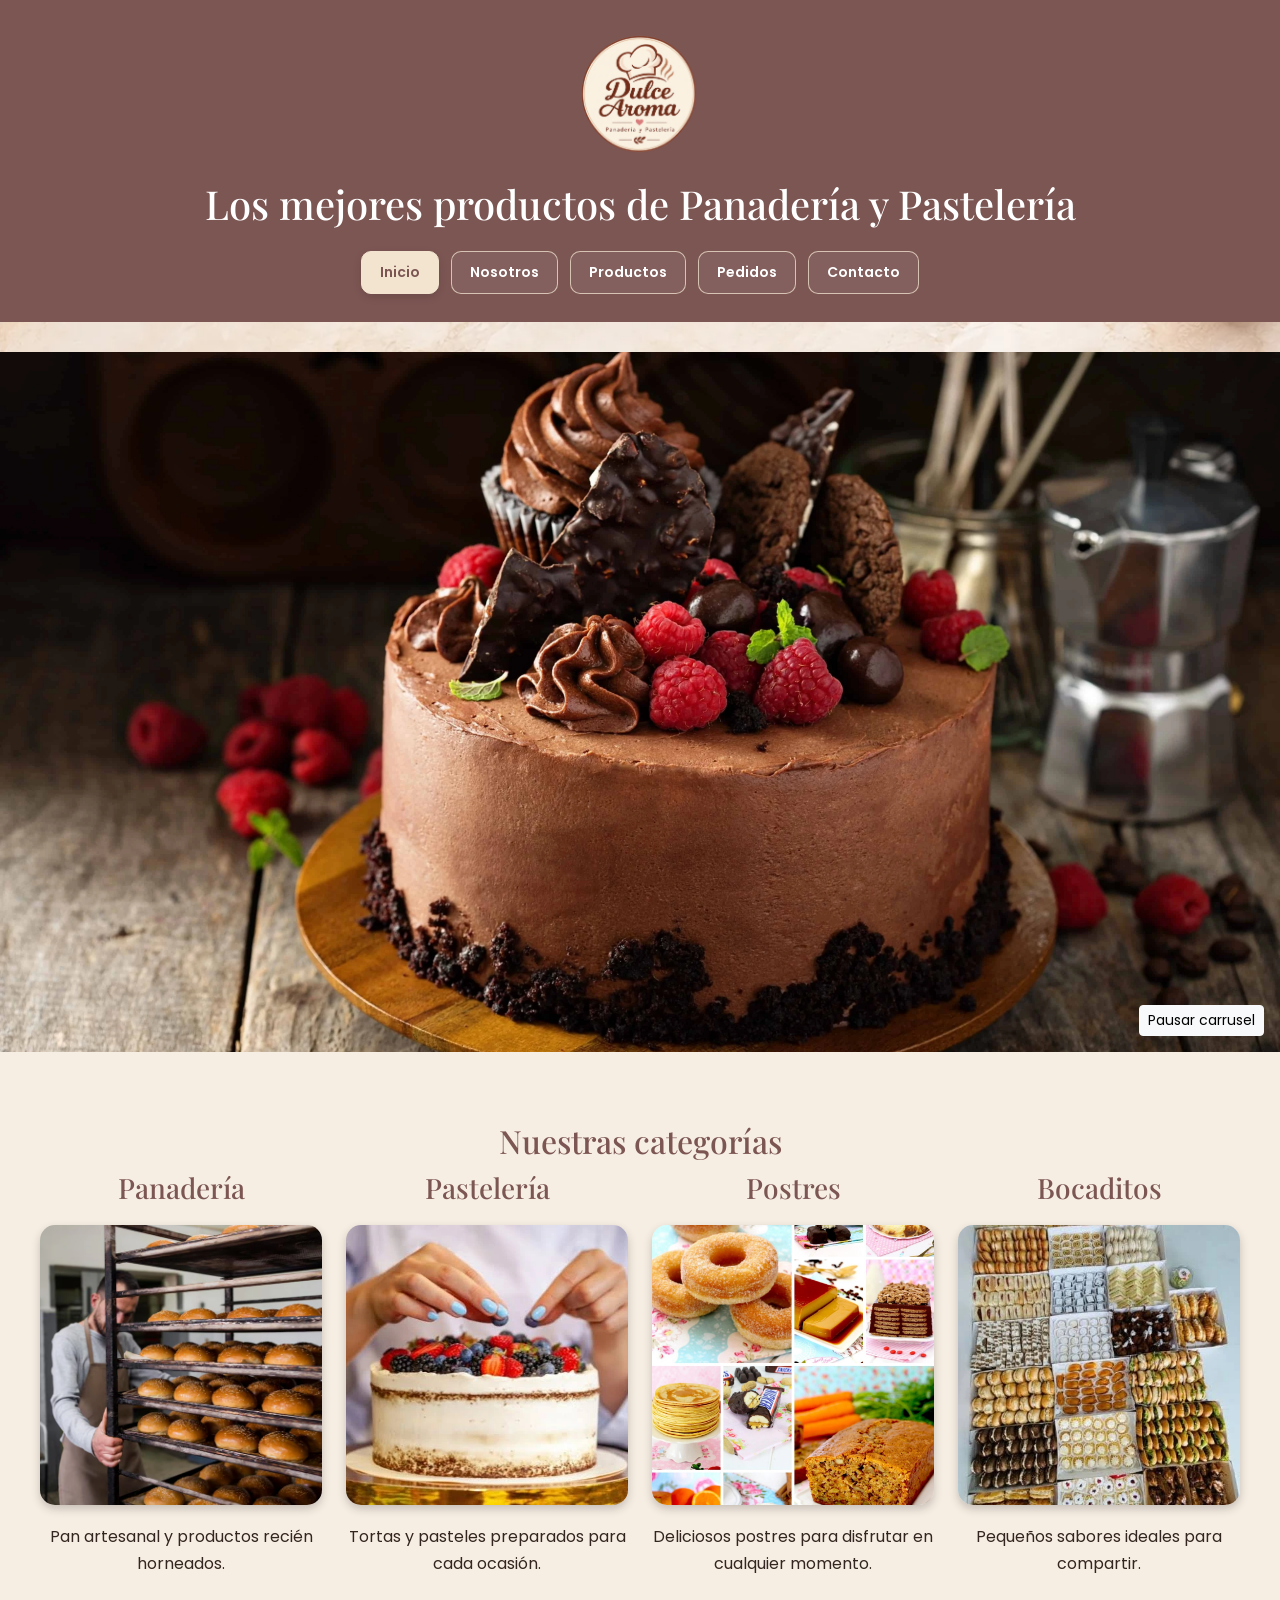
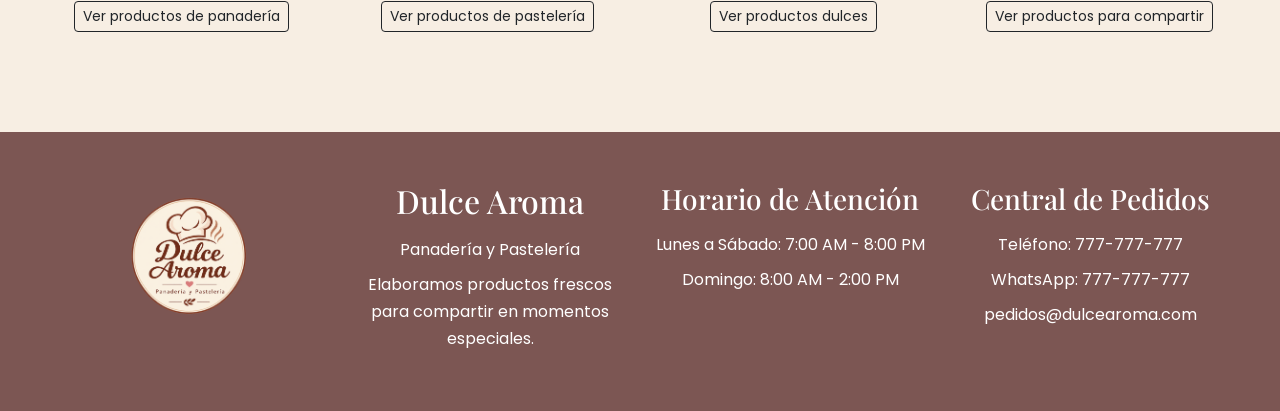
<file: index.html>
<!DOCTYPE html>
<html lang="es">

<head>
    <meta charset="UTF-8">
    <meta name="viewport" content="width=device-width, initial-scale=1.0">

    <title>Inicio | Dulce Aroma</title>

    <meta name="description" content="Descubre Dulce Aroma, panadería y pastelería con panes artesanales, tortas, postres y bocaditos preparados para compartir.">

    <!-- Bootstrap 5.3.8 -->
    <link href="https://cdn.jsdelivr.net/npm/bootstrap@5.3.8/dist/css/bootstrap.min.css"
        rel="stylesheet"
        integrity="sha384-sRIl4kxILFvY47J16cr9ZwB07vP4J8+LH7qKQnuqkuIAvNWLzeN8tE5YBujZqJLB"
        crossorigin="anonymous">

    <!-- CSS personalizado -->
    <link rel="stylesheet" href="css/styles.css">

    <!-- Fuentes personalizadas -->
    <link rel="preconnect" href="https://fonts.googleapis.com">
    <link rel="preconnect" href="https://fonts.gstatic.com" crossorigin>

    <link href="https://fonts.googleapis.com/css2?family=Playfair+Display:wght@600;700&family=Poppins:wght@400;500;600;700&display=swap"
        rel="stylesheet">

</head>

<body>

    <!-- ENLACE PARA SALTAR AL CONTENIDO -->
    <a href="#contenidoPrincipal" class="visually-hidden-focusable">
        Saltar al contenido principal
    </a>


    <!-- HEADER -->
    <header>

        <img src="img/logo.webp"
            alt="Logotipo de Dulce Aroma">

        <h1>Los mejores productos de Panadería y Pastelería</h1>


        <!-- MENÚ RESPONSIVE BOOTSTRAP -->
        <nav class="navbar navbar-expand-lg navbar-dark"
            aria-label="Navegación principal">

            <div class="container-fluid justify-content-start">

                <button class="navbar-toggler"
                    type="button"
                    data-bs-toggle="collapse"
                    data-bs-target="#menuPrincipal"
                    aria-controls="menuPrincipal"
                    aria-expanded="false"
                    aria-label="Abrir o cerrar el menú de navegación">

                    <span class="navbar-toggler-icon"></span>

                </button>


                <div class="collapse navbar-collapse justify-content-center"
                    id="menuPrincipal">

                    <ul class="navbar-nav">

                        <li class="nav-item">

                            <a class="nav-link active"
                                href="index.html"
                                aria-current="page">
                                Inicio
                            </a>

                        </li>

                        <li class="nav-item">
                            <a class="nav-link" href="nosotros.html">
                                Nosotros
                            </a>
                        </li>

                        <li class="nav-item">
                            <a class="nav-link" href="productos.html">
                                Productos
                            </a>
                        </li>

                        <li class="nav-item">
                            <a class="nav-link" href="pedidos.html">
                                Pedidos
                            </a>
                        </li>

                        <li class="nav-item">
                            <a class="nav-link" href="contacto.html">
                                Contacto
                            </a>
                        </li>

                    </ul>

                </div>

            </div>

        </nav>

    </header>


    <!-- CONTENIDO PRINCIPAL -->
    <main id="contenidoPrincipal" tabindex="-1">


        <!-- CARRUSEL DE IMÁGENES -->
        <section class="slider"
            aria-label="Productos destacados"
            aria-roledescription="carrusel">

            <div class="imagenes" id="pistasCarrusel">

                <img src="img/BANNERS/banner1.webp"
                    alt="Pan artesanal recién horneado">

                <img src="img/BANNERS/banner2.webp"
                    alt="Torta de chocolate">

                <img src="img/BANNERS/banner3.webp"
                    alt="Pionono dulce">

                <img src="img/BANNERS/banner4.webp"
                    alt="Variedad de productos de panadería">

            </div>


            <!-- CONTROL PARA PAUSAR Y REANUDAR EL CARRUSEL -->
            <button type="button"
                class="btn btn-light btn-sm position-absolute bottom-0 end-0 m-3"
                id="controlCarrusel"
                aria-controls="pistasCarrusel"
                aria-pressed="false">

                Pausar carrusel

            </button>

        </section>


        <!-- CATEGORÍAS -->
        <section class="categorias"
            aria-labelledby="tituloCategorias">

            <h2 id="tituloCategorias">
                Nuestras categorías
            </h2>


            <div class="row g-4">


                <!-- PANADERÍA -->
                <article class="col-12 col-md-6 col-lg-3"
                    aria-labelledby="tituloPanaderia">

                    <h3 id="tituloPanaderia">
                        Panadería
                    </h3>

                    <img src="img/CATEGORIAS/categoria1.webp"
                        alt="Variedad de panes artesanales"
                        loading="lazy"
                        decoding="async">

                    <p>
                        Pan artesanal y productos recién horneados.
                    </p>

                    <a href="productos.html"
                        class="btn btn-outline-dark btn-sm mt-2">
                        Ver productos de panadería
                    </a>

                </article>


                <!-- PASTELERÍA -->
                <article class="col-12 col-md-6 col-lg-3"
                    aria-labelledby="tituloPasteleria">

                    <h3 id="tituloPasteleria">
                        Pastelería
                    </h3>

                    <img src="img/CATEGORIAS/categoria2.webp"
                        alt="Tortas y pasteles de Dulce Aroma"
                        loading="lazy"
                        decoding="async">

                    <p>
                        Tortas y pasteles preparados para cada ocasión.
                    </p>

                    <a href="productos.html"
                        class="btn btn-outline-dark btn-sm mt-2">
                        Ver productos de pastelería
                    </a>

                </article>


                <!-- POSTRES -->
                <article class="col-12 col-md-6 col-lg-3"
                    aria-labelledby="tituloPostres">

                    <h3 id="tituloPostres">
                        Postres
                    </h3>

                    <img src="img/CATEGORIAS/categoria3.webp"
                        alt="Postres variados de Dulce Aroma"
                        loading="lazy"
                        decoding="async">

                    <p>
                        Deliciosos postres para disfrutar en cualquier momento.
                    </p>

                    <a href="productos.html"
                        class="btn btn-outline-dark btn-sm mt-2">
                        Ver productos dulces
                    </a>

                </article>


                <!-- BOCADITOS -->
                <article class="col-12 col-md-6 col-lg-3"
                    aria-labelledby="tituloBocaditos">

                    <h3 id="tituloBocaditos">
                        Bocaditos
                    </h3>

                    <img src="img/CATEGORIAS/categoria4.webp"
                        alt="Variedad de pequeños bocaditos"
                        loading="lazy"
                        decoding="async">

                    <p>
                        Pequeños sabores ideales para compartir.
                    </p>

                    <a href="productos.html"
                        class="btn btn-outline-dark btn-sm mt-2">
                        Ver productos para compartir
                    </a>

                </article>


            </div>

        </section>

    </main>


    <!-- FOOTER -->
    <footer aria-label="Información de Dulce Aroma">

        <div class="container-fluid">

            <div class="row g-4">


                <!-- LOGOTIPO -->
                <div class="col-12 col-sm-6 col-lg-3 footer-col">

                    <img src="img/logo.webp"
                        alt="Logotipo de Dulce Aroma"
                        loading="lazy"
                        decoding="async">

                </div>


                <!-- DESCRIPCIÓN -->
                <div class="col-12 col-sm-6 col-lg-3 footer-col">

                    <h2>Dulce Aroma</h2>

                    <p>Panadería y Pastelería</p>

                    <p>
                        Elaboramos productos frescos
                        <br>
                        para compartir en momentos especiales.
                    </p>

                </div>


                <!-- HORARIOS -->
                <div class="col-12 col-sm-6 col-lg-3 footer-col">

                    <h3>Horario de Atención</h3>

                    <p>
                        Lunes a Sábado: 7:00 AM - 8:00 PM
                    </p>

                    <p>
                        Domingo: 8:00 AM - 2:00 PM
                    </p>

                </div>


                <!-- CONTACTO -->
                <div class="col-12 col-sm-6 col-lg-3 footer-col">

                    <h3>Central de Pedidos</h3>

                    <p>
                        Teléfono:
                        <a href="tel:+51777777777">
                            777-777-777
                        </a>
                    </p>

                    <p>
                        WhatsApp:
                        <a href="https://wa.me/51777777777"
                            target="_blank"
                            rel="noopener noreferrer">
                            777-777-777
                        </a>
                    </p>

                    <p>
                        <a href="mailto:pedidos@dulcearoma.com">
                            pedidos@dulcearoma.com
                        </a>
                    </p>

                </div>


            </div>

        </div>

    </footer>


    <!-- BOOTSTRAP JAVASCRIPT -->
    <script src="https://cdn.jsdelivr.net/npm/bootstrap@5.3.8/dist/js/bootstrap.bundle.min.js"
        integrity="sha384-FKyoEForCGlyvwx9Hj09JcYn3nv7wiPVlz7YYwJrWVcXK/BmnVDxM+D2scQbITxI"
        crossorigin="anonymous"></script>


    <!-- CONTROL ACCESIBLE DEL CARRUSEL -->
    <script>

        const carrusel = document.querySelector(".imagenes");

        const botonCarrusel = document.querySelector("#controlCarrusel");

        const preferenciaMovimiento = window.matchMedia(
            "(prefers-reduced-motion: reduce)"
        );

        let carruselPausado = preferenciaMovimiento.matches;


        // Actualizar el estado visual y accesible del control

        function actualizarCarrusel() {

            carrusel.style.animationPlayState =
                carruselPausado ? "paused" : "running";

            botonCarrusel.textContent =
                carruselPausado
                    ? "Reanudar carrusel"
                    : "Pausar carrusel";

            botonCarrusel.setAttribute(
                "aria-pressed",
                String(carruselPausado)
            );

        }


        // Estado inicial del carrusel

        actualizarCarrusel();


        // Pausar o reanudar mediante el botón

        botonCarrusel.addEventListener("click", function () {

            carruselPausado = !carruselPausado;

            actualizarCarrusel();

        });


        // Respetar los cambios en la preferencia de movimiento

        preferenciaMovimiento.addEventListener("change", function (evento) {

            if (evento.matches) {

                carruselPausado = true;

                actualizarCarrusel();

            }

        });

    </script>

</body>
</html>
</file>
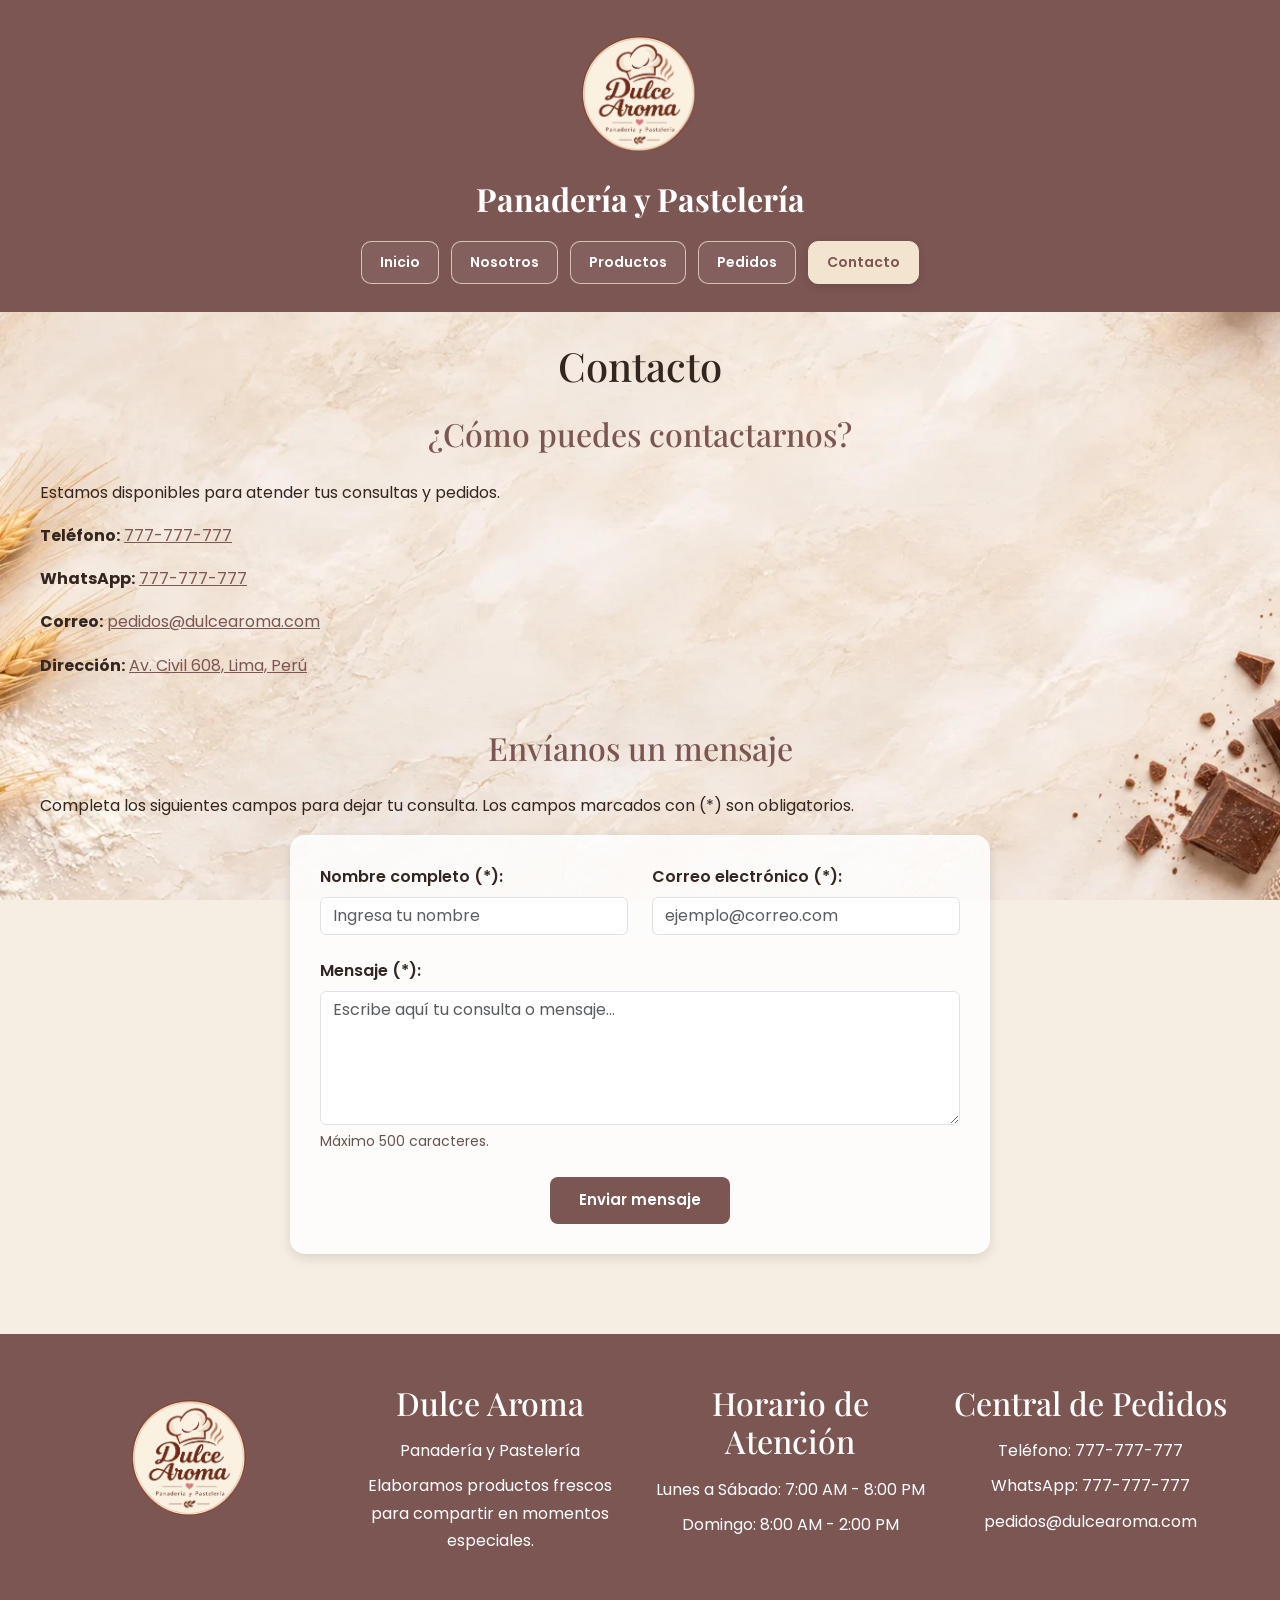
<file: contacto.html>
<!DOCTYPE html>
<html lang="es">

<head>
    <meta charset="UTF-8">
    <meta name="viewport" content="width=device-width, initial-scale=1.0">

    <title>Contacto | Dulce Aroma</title>

    <meta name="description" content="Encuentra los medios de contacto de Dulce Aroma y utiliza el formulario para dejar una consulta.">

    <!-- Bootstrap 5.3.8 -->
    <link href="https://cdn.jsdelivr.net/npm/bootstrap@5.3.8/dist/css/bootstrap.min.css"
        rel="stylesheet">

    <!-- CSS personalizado -->
    <link rel="stylesheet" href="css/styles.css">

    <!-- Fuentes personalizadas -->
    <link rel="preconnect" href="https://fonts.googleapis.com">
    <link rel="preconnect" href="https://fonts.gstatic.com" crossorigin>

    <link href="https://fonts.googleapis.com/css2?family=Playfair+Display:wght@600;700&family=Poppins:wght@400;500;600;700&display=swap"
        rel="stylesheet">

</head>

<body>

    <!-- ENLACE PARA SALTAR AL CONTENIDO -->
    <a href="#contenidoPrincipal" class="visually-hidden-focusable">
        Saltar al contenido principal
    </a>


    <!-- HEADER -->
    <header>

        <img src="img/logo.webp"
            alt="Logotipo de Dulce Aroma">

        <p class="header-subtitle">Panadería y Pastelería</p>


        <!-- MENÚ RESPONSIVE BOOTSTRAP -->
        <nav class="navbar navbar-expand-lg navbar-dark"
            aria-label="Navegación principal">

            <div class="container-fluid justify-content-start">

                <button class="navbar-toggler"
                    type="button"
                    data-bs-toggle="collapse"
                    data-bs-target="#menuPrincipal"
                    aria-controls="menuPrincipal"
                    aria-expanded="false"
                    aria-label="Abrir o cerrar el menú de navegación">

                    <span class="navbar-toggler-icon"></span>

                </button>


                <div class="collapse navbar-collapse justify-content-center"
                    id="menuPrincipal">

                    <ul class="navbar-nav">

                        <li class="nav-item">
                            <a class="nav-link" href="index.html">
                                Inicio
                            </a>
                        </li>

                        <li class="nav-item">
                            <a class="nav-link" href="nosotros.html">
                                Nosotros
                            </a>
                        </li>

                        <li class="nav-item">
                            <a class="nav-link" href="productos.html">
                                Productos
                            </a>
                        </li>

                        <li class="nav-item">
                            <a class="nav-link" href="pedidos.html">
                                Pedidos
                            </a>
                        </li>

                        <li class="nav-item">
                            <a class="nav-link active"
                                href="contacto.html"
                                aria-current="page">
                                Contacto
                            </a>
                        </li>

                    </ul>

                </div>

            </div>

        </nav>

    </header>


    <!-- CONTENIDO PRINCIPAL -->
    <main id="contenidoPrincipal" tabindex="-1">

        <h1 id="tituloContacto">Contacto</h1>


        <!-- INFORMACIÓN DE CONTACTO -->
        <section aria-labelledby="tituloInformacion">

            <h2 id="tituloInformacion">
                ¿Cómo puedes contactarnos?
            </h2>

            <p>
                Estamos disponibles para atender tus consultas y pedidos.
            </p>

            <p>
                <strong>Teléfono:</strong>
                <a href="tel:+51777777777">
                    777-777-777
                </a>
            </p>

            <p>
                <strong>WhatsApp:</strong>
                <a href="https://wa.me/51777777777"
                    target="_blank"
                    rel="noopener noreferrer">
                    777-777-777
                </a>
            </p>

            <p>
                <strong>Correo:</strong>
                <a href="mailto:pedidos@dulcearoma.com">
                    pedidos@dulcearoma.com
                </a>
            </p>

            <p>
                <strong>Dirección:</strong>
                <a href="https://www.google.com/maps/search/?api=1&query=Av.%20Civil%20608%2C%20Lima%2C%20Per%C3%BA"
                    target="_blank"
                    rel="noopener noreferrer">
                    Av. Civil 608, Lima, Perú
                </a>
            </p>

        </section>


        <!-- FORMULARIO DE CONTACTO -->
        <section aria-labelledby="tituloFormularioContacto">

            <h2 id="tituloFormularioContacto">
                Envíanos un mensaje
            </h2>

            <p>
                Completa los siguientes campos para dejar tu consulta.
                Los campos marcados con (*) son obligatorios.
            </p>


            <form aria-label="Formulario de contacto"
                onsubmit="return false;">


                <div class="row g-4">

                    <!-- NOMBRE -->
                    <div class="col-12 col-md-6">

                        <label for="nombre" class="form-label">
                            Nombre completo (*):
                        </label>

                        <input type="text"
                            class="form-control"
                            id="nombre"
                            name="nombre"
                            placeholder="Ingresa tu nombre"
                            autocomplete="name"
                            required>

                    </div>


                    <!-- CORREO -->
                    <div class="col-12 col-md-6">

                        <label for="correo" class="form-label">
                            Correo electrónico (*):
                        </label>

                        <input type="email"
                            class="form-control"
                            id="correo"
                            name="correo"
                            placeholder="ejemplo@correo.com"
                            autocomplete="email"
                            required>

                    </div>


                    <!-- MENSAJE -->
                    <div class="col-12">

                        <label for="mensaje" class="form-label">
                            Mensaje (*):
                        </label>

                        <textarea class="form-control"
                            id="mensaje"
                            name="mensaje"
                            rows="5"
                            maxlength="500"
                            placeholder="Escribe aquí tu consulta o mensaje..."
                            required></textarea>

                        <div class="form-text">
                            Máximo 500 caracteres.
                        </div>

                    </div>

                </div>


                <!-- BOTÓN -->
                <div class="text-center mt-4">

                    <button type="submit">
                        Enviar mensaje
                    </button>

                </div>

            </form>

        </section>

    </main>


    <!-- FOOTER -->
    <footer aria-label="Información de Dulce Aroma">

        <div class="container-fluid">

            <div class="row g-4">


                <div class="col-12 col-sm-6 col-lg-3 footer-col">

                    <img src="img/logo.webp"
                        alt="Logotipo de Dulce Aroma"
                        loading="lazy"
                        decoding="async">

                </div>


                <div class="col-12 col-sm-6 col-lg-3 footer-col">

                    <h2>Dulce Aroma</h2>

                    <p>Panadería y Pastelería</p>

                    <p>
                        Elaboramos productos frescos
                        <br>
                        para compartir en momentos especiales.
                    </p>

                </div>


                <div class="col-12 col-sm-6 col-lg-3 footer-col">

                    <h2>Horario de Atención</h2>

                    <p>Lunes a Sábado: 7:00 AM - 8:00 PM</p>

                    <p>Domingo: 8:00 AM - 2:00 PM</p>

                </div>


                <div class="col-12 col-sm-6 col-lg-3 footer-col">

                    <h2>Central de Pedidos</h2>

                    <p>
                        Teléfono:
                        <a href="tel:+51777777777">
                            777-777-777
                        </a>
                    </p>

                    <p>
                        WhatsApp:
                        <a href="https://wa.me/51777777777"
                            target="_blank"
                            rel="noopener noreferrer">
                            777-777-777
                        </a>
                    </p>

                    <p>
                        <a href="mailto:pedidos@dulcearoma.com">
                            pedidos@dulcearoma.com
                        </a>
                    </p>

                </div>


            </div>

        </div>

    </footer>


    <!-- BOOTSTRAP JAVASCRIPT -->
    <script src="https://cdn.jsdelivr.net/npm/bootstrap@5.3.8/dist/js/bootstrap.bundle.min.js"></script>

</body>
</html>
</file>
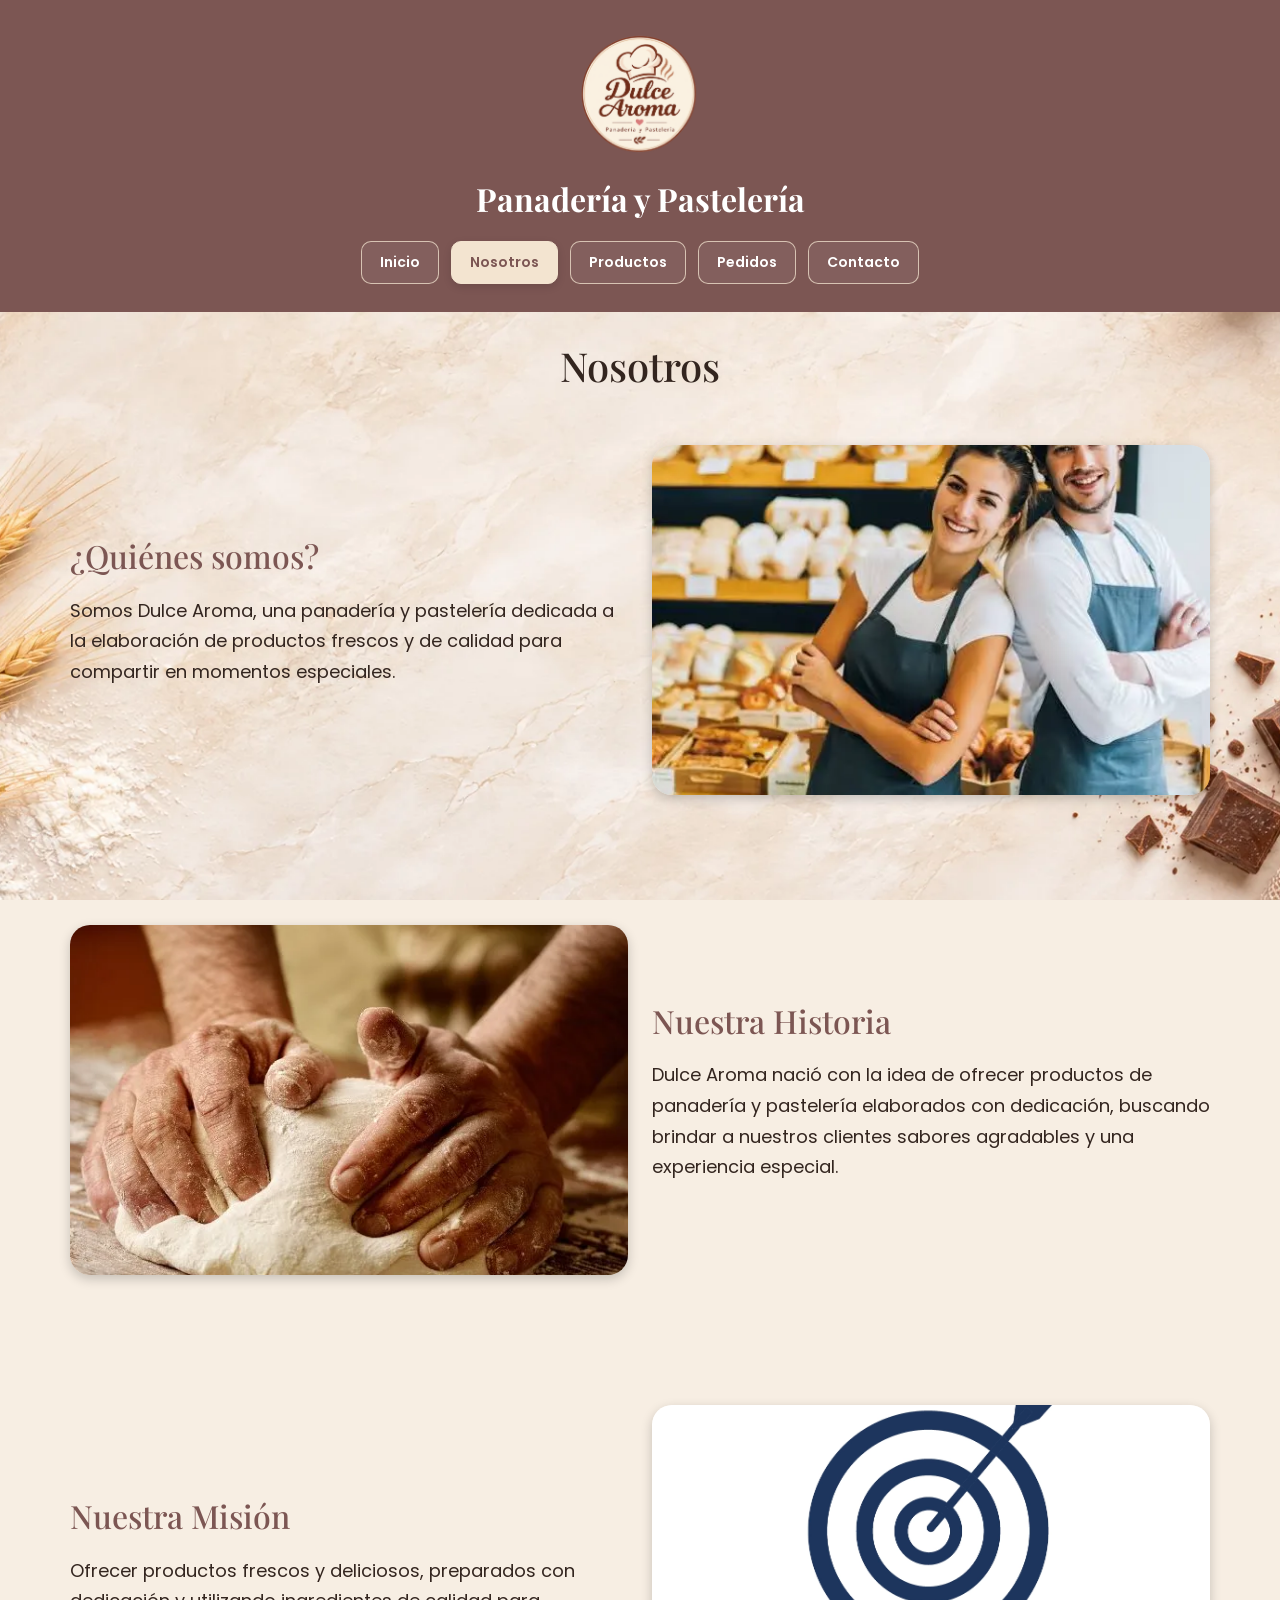
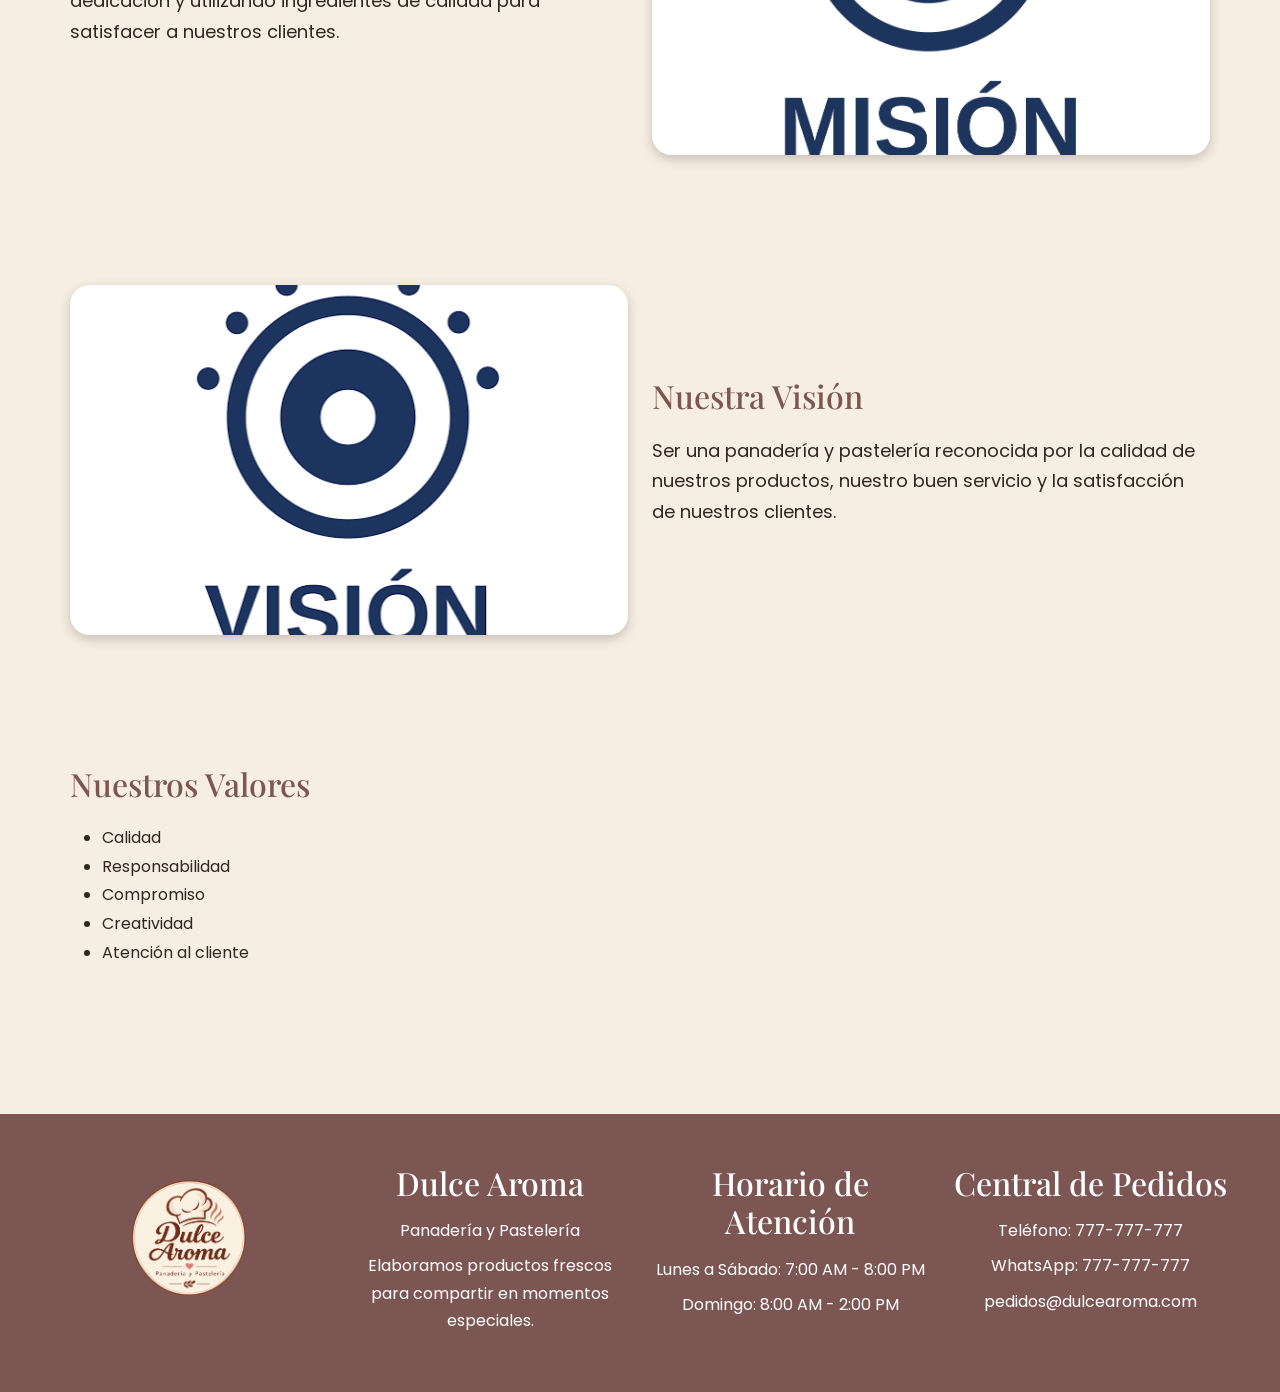
<file: nosotros.html>
<!DOCTYPE html>
<html lang="es">

<head>
    <meta charset="UTF-8">
    <meta name="viewport" content="width=device-width, initial-scale=1.0">

    <title>Nosotros | Dulce Aroma</title>

    <meta name="description" content="Conoce la historia, misión, visión y valores de Dulce Aroma, panadería y pastelería dedicada a elaborar productos frescos.">

    <!-- Bootstrap 5.3.8 -->
    <link href="https://cdn.jsdelivr.net/npm/bootstrap@5.3.8/dist/css/bootstrap.min.css"
        rel="stylesheet">

    <!-- CSS personalizado -->
    <link rel="stylesheet" href="css/styles.css">

    <!-- Fuentes personalizadas -->
    <link rel="preconnect" href="https://fonts.googleapis.com">
    <link rel="preconnect" href="https://fonts.gstatic.com" crossorigin>

    <link href="https://fonts.googleapis.com/css2?family=Playfair+Display:wght@600;700&family=Poppins:wght@400;500;600;700&display=swap"
        rel="stylesheet">

</head>

<body>

    <!-- ENLACE PARA SALTAR AL CONTENIDO -->
    <a href="#contenidoPrincipal" class="visually-hidden-focusable">
        Saltar al contenido principal
    </a>


    <!-- HEADER -->
    <header>

        <img src="img/logo.webp"
            alt="Logotipo de Dulce Aroma">

        <p class="header-subtitle">Panadería y Pastelería</p>


        <!-- MENÚ RESPONSIVE BOOTSTRAP -->
        <nav class="navbar navbar-expand-lg navbar-dark"
            aria-label="Navegación principal">

            <div class="container-fluid justify-content-start">

                <button class="navbar-toggler"
                    type="button"
                    data-bs-toggle="collapse"
                    data-bs-target="#menuPrincipal"
                    aria-controls="menuPrincipal"
                    aria-expanded="false"
                    aria-label="Abrir o cerrar el menú de navegación">

                    <span class="navbar-toggler-icon"></span>

                </button>


                <div class="collapse navbar-collapse justify-content-center"
                    id="menuPrincipal">

                    <ul class="navbar-nav">

                        <li class="nav-item">
                            <a class="nav-link" href="index.html">
                                Inicio
                            </a>
                        </li>

                        <li class="nav-item">
                            <a class="nav-link active"
                                href="nosotros.html"
                                aria-current="page">
                                Nosotros
                            </a>
                        </li>

                        <li class="nav-item">
                            <a class="nav-link" href="productos.html">
                                Productos
                            </a>
                        </li>

                        <li class="nav-item">
                            <a class="nav-link" href="pedidos.html">
                                Pedidos
                            </a>
                        </li>

                        <li class="nav-item">
                            <a class="nav-link" href="contacto.html">
                                Contacto
                            </a>
                        </li>

                    </ul>

                </div>

            </div>

        </nav>

    </header>


    <!-- CONTENIDO PRINCIPAL -->
    <main id="contenidoPrincipal" tabindex="-1">

        <h1 id="tituloNosotros">Nosotros</h1>


        <!-- QUIÉNES SOMOS -->
        <section class="nosotros-bloque"
            aria-labelledby="tituloQuienesSomos">

            <div class="row align-items-center g-4">

                <div class="col-12 col-md-6 nosotros-texto">

                    <h2 id="tituloQuienesSomos">
                        ¿Quiénes somos?
                    </h2>

                    <p>
                        Somos Dulce Aroma, una panadería y pastelería
                        dedicada a la elaboración de productos frescos
                        y de calidad para compartir en momentos especiales.
                    </p>

                </div>


                <div class="col-12 col-md-6 nosotros-imagen">

                    <img src="img/NOSOTROS/nosotros-texto.webp"
                        alt="Productos de Dulce Aroma"
                        loading="lazy"
                        decoding="async">

                </div>

            </div>

        </section>


        <!-- HISTORIA -->
        <section class="nosotros-bloque"
            aria-labelledby="tituloHistoria">

            <div class="row align-items-center g-4">

                <div class="col-12 col-md-6 nosotros-imagen">

                    <img src="img/NOSOTROS/quienes-somos.webp"
                        alt="Imagen relacionada con la historia de Dulce Aroma"
                        loading="lazy"
                        decoding="async">

                </div>


                <div class="col-12 col-md-6 nosotros-texto">

                    <h2 id="tituloHistoria">
                        Nuestra Historia
                    </h2>

                    <p>
                        Dulce Aroma nació con la idea de ofrecer productos de
                        panadería y pastelería elaborados con dedicación,
                        buscando brindar a nuestros clientes sabores agradables
                        y una experiencia especial.
                    </p>

                </div>

            </div>

        </section>


        <!-- MISIÓN -->
        <section class="nosotros-bloque"
            aria-labelledby="tituloMision">

            <div class="row align-items-center g-4">

                <div class="col-12 col-md-6 nosotros-texto">

                    <h2 id="tituloMision">
                        Nuestra Misión
                    </h2>

                    <p>
                        Ofrecer productos frescos y deliciosos, preparados con
                        dedicación y utilizando ingredientes de calidad para
                        satisfacer a nuestros clientes.
                    </p>

                </div>


                <div class="col-12 col-md-6 nosotros-imagen">

                    <img src="img/NOSOTROS/mision.webp"
                        alt="Imagen representativa de la misión de Dulce Aroma"
                        loading="lazy"
                        decoding="async">

                </div>

            </div>

        </section>


        <!-- VISIÓN -->
        <section class="nosotros-bloque"
            aria-labelledby="tituloVision">

            <div class="row align-items-center g-4">

                <div class="col-12 col-md-6 nosotros-imagen">

                    <img src="img/NOSOTROS/vision.webp"
                        alt="Imagen representativa de la visión de Dulce Aroma"
                        loading="lazy"
                        decoding="async">

                </div>


                <div class="col-12 col-md-6 nosotros-texto">

                    <h2 id="tituloVision">
                        Nuestra Visión
                    </h2>

                    <p>
                        Ser una panadería y pastelería reconocida por la calidad
                        de nuestros productos, nuestro buen servicio y la
                        satisfacción de nuestros clientes.
                    </p>

                </div>

            </div>

        </section>


        <!-- VALORES -->
        <section class="nosotros-bloque"
            aria-labelledby="tituloValores">

            <div class="row align-items-center g-4">

                <div class="col-12 nosotros-texto">

                    <h2 id="tituloValores">
                        Nuestros Valores
                    </h2>

                    <ul>
                        <li>Calidad</li>
                        <li>Responsabilidad</li>
                        <li>Compromiso</li>
                        <li>Creatividad</li>
                        <li>Atención al cliente</li>
                    </ul>

                </div>

            </div>

        </section>

    </main>


    <!-- FOOTER -->
    <footer aria-label="Información de Dulce Aroma">

        <div class="container-fluid">

            <div class="row g-4">


                <div class="col-12 col-sm-6 col-lg-3 footer-col">

                    <img src="img/logo.webp"
                        alt="Logotipo de Dulce Aroma"
                        loading="lazy"
                        decoding="async">

                </div>


                <div class="col-12 col-sm-6 col-lg-3 footer-col">

                    <h2>Dulce Aroma</h2>

                    <p>Panadería y Pastelería</p>

                    <p>
                        Elaboramos productos frescos
                        <br>
                        para compartir en momentos especiales.
                    </p>

                </div>


                <div class="col-12 col-sm-6 col-lg-3 footer-col">

                    <h2>Horario de Atención</h2>

                    <p>
                        Lunes a Sábado: 7:00 AM - 8:00 PM
                    </p>

                    <p>
                        Domingo: 8:00 AM - 2:00 PM
                    </p>

                </div>


                <div class="col-12 col-sm-6 col-lg-3 footer-col">

                    <h2>Central de Pedidos</h2>

                    <p>
                        Teléfono:
                        <a href="tel:+51777777777">
                            777-777-777
                        </a>
                    </p>

                    <p>
                        WhatsApp:
                        <a href="https://wa.me/51777777777"
                            target="_blank"
                            rel="noopener noreferrer">
                            777-777-777
                        </a>
                    </p>

                    <p>
                        <a href="mailto:pedidos@dulcearoma.com">
                            pedidos@dulcearoma.com
                        </a>
                    </p>

                </div>


            </div>

        </div>

    </footer>


    <!-- BOOTSTRAP JAVASCRIPT -->
    <script src="https://cdn.jsdelivr.net/npm/bootstrap@5.3.8/dist/js/bootstrap.bundle.min.js"></script>

</body>
</html>
</file>
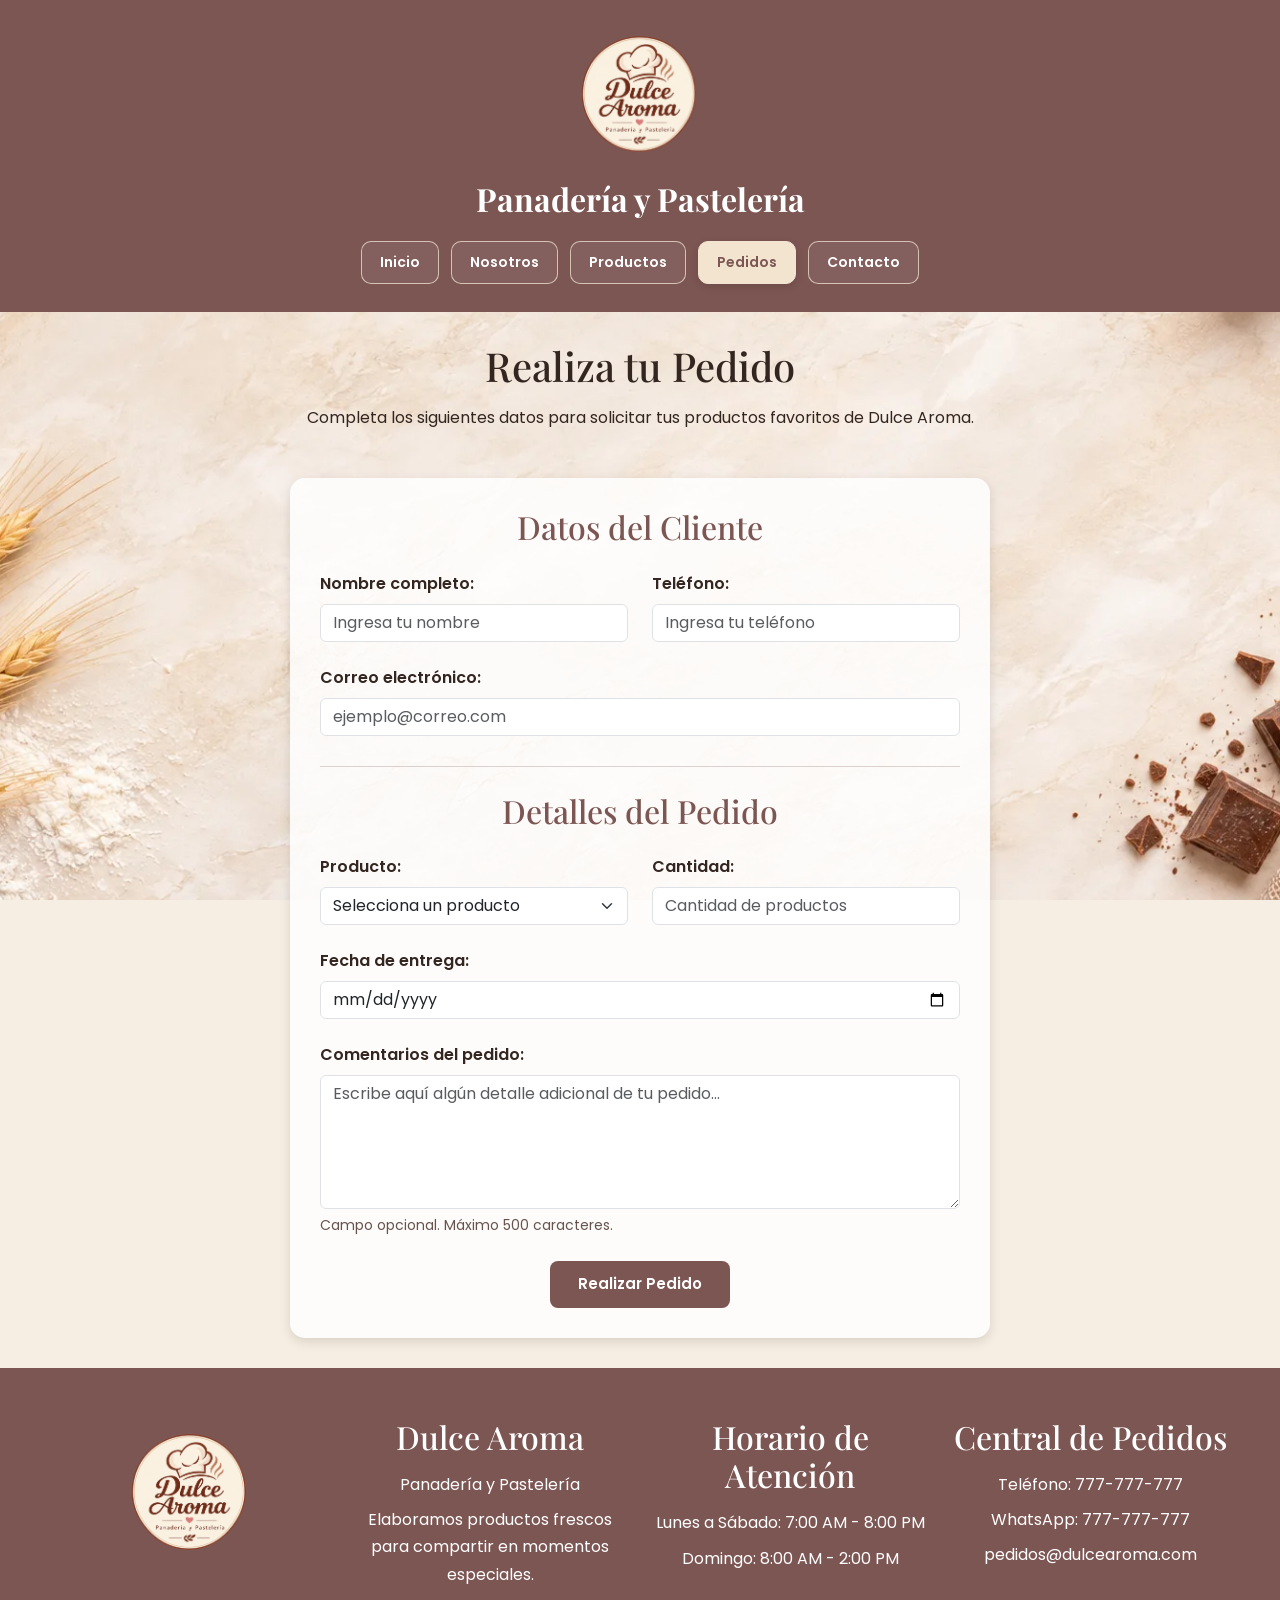
<file: pedidos.html>
<!DOCTYPE html>
<html lang="es">

<head>
    <meta charset="UTF-8">
    <meta name="viewport" content="width=device-width, initial-scale=1.0">

    <title>Pedidos | Dulce Aroma</title>

    <meta name="description" content="Realiza una solicitud de pedido en Dulce Aroma indicando tus datos, producto, cantidad y fecha de entrega.">

    <!-- Bootstrap 5.3.8 -->
    <link href="https://cdn.jsdelivr.net/npm/bootstrap@5.3.8/dist/css/bootstrap.min.css"
        rel="stylesheet">

    <!-- CSS personalizado -->
    <link rel="stylesheet" href="css/styles.css">

    <!-- Fuentes personalizadas -->
    <link rel="preconnect" href="https://fonts.googleapis.com">
    <link rel="preconnect" href="https://fonts.gstatic.com" crossorigin>

    <link href="https://fonts.googleapis.com/css2?family=Playfair+Display:wght@600;700&family=Poppins:wght@400;500;600;700&display=swap"
        rel="stylesheet">

</head>

<body>

    <!-- ENLACE PARA SALTAR AL CONTENIDO -->
    <a href="#contenidoPrincipal" class="visually-hidden-focusable">
        Saltar al contenido principal
    </a>


    <!-- HEADER -->
    <header>

        <img src="img/logo.webp"
            alt="Logotipo de Dulce Aroma">

        <p class="header-subtitle">Panadería y Pastelería</p>


        <!-- MENÚ RESPONSIVE BOOTSTRAP -->
        <nav class="navbar navbar-expand-lg navbar-dark"
            aria-label="Navegación principal">

            <div class="container-fluid justify-content-start">

                <button class="navbar-toggler"
                    type="button"
                    data-bs-toggle="collapse"
                    data-bs-target="#menuPrincipal"
                    aria-controls="menuPrincipal"
                    aria-expanded="false"
                    aria-label="Abrir o cerrar el menú de navegación">

                    <span class="navbar-toggler-icon"></span>

                </button>


                <div class="collapse navbar-collapse justify-content-center"
                    id="menuPrincipal">

                    <ul class="navbar-nav">

                        <li class="nav-item">
                            <a class="nav-link" href="index.html">
                                Inicio
                            </a>
                        </li>

                        <li class="nav-item">
                            <a class="nav-link" href="nosotros.html">
                                Nosotros
                            </a>
                        </li>

                        <li class="nav-item">
                            <a class="nav-link" href="productos.html">
                                Productos
                            </a>
                        </li>

                        <li class="nav-item">
                            <a class="nav-link active"
                                href="pedidos.html"
                                aria-current="page">
                                Pedidos
                            </a>
                        </li>

                        <li class="nav-item">
                            <a class="nav-link" href="contacto.html">
                                Contacto
                            </a>
                        </li>

                    </ul>

                </div>

            </div>

        </nav>

    </header>


    <!-- CONTENIDO PRINCIPAL -->
    <main id="contenidoPrincipal"
        class="pagina-formulario"
        tabindex="-1">

        <div class="container">

            <h1 id="tituloPedido" class="text-center mb-3">
                Realiza tu Pedido
            </h1>

            <p id="descripcionPedido"
                class="text-center pedido-descripcion mb-5">

                Completa los siguientes datos para solicitar tus productos
                favoritos de Dulce Aroma.

            </p>


            <!-- FORMULARIO DE PEDIDO -->
            <section class="pedido-contenedor"
                aria-labelledby="tituloPedido">

                <!-- El formulario valida los campos,
                     pero no envía información. -->

                <form class="pedido-formulario"
                    aria-describedby="descripcionPedido"
                    onsubmit="return false;">


                    <!-- DATOS DEL CLIENTE -->
                    <section class="pedido-seccion"
                        aria-labelledby="tituloDatosCliente">

                        <h2 id="tituloDatosCliente">
                            Datos del Cliente
                        </h2>

                        <div class="row g-4">

                            <div class="col-12 col-md-6">

                                <label for="nombre" class="form-label">
                                    Nombre completo:
                                </label>

                                <input type="text"
                                    class="form-control"
                                    id="nombre"
                                    name="nombre"
                                    placeholder="Ingresa tu nombre"
                                    autocomplete="name"
                                    required>

                            </div>


                            <div class="col-12 col-md-6">

                                <label for="telefono" class="form-label">
                                    Teléfono:
                                </label>

                                <input type="tel"
                                    class="form-control"
                                    id="telefono"
                                    name="telefono"
                                    placeholder="Ingresa tu teléfono"
                                    autocomplete="tel"
                                    inputmode="tel"
                                    required>

                            </div>


                            <div class="col-12">

                                <label for="correo" class="form-label">
                                    Correo electrónico:
                                </label>

                                <input type="email"
                                    class="form-control"
                                    id="correo"
                                    name="correo"
                                    placeholder="ejemplo@correo.com"
                                    autocomplete="email"
                                    required>

                            </div>

                        </div>

                    </section>


                    <!-- DETALLES DEL PEDIDO -->
                    <section class="pedido-seccion"
                        aria-labelledby="tituloDetallesPedido">

                        <h2 id="tituloDetallesPedido">
                            Detalles del Pedido
                        </h2>

                        <div class="row g-4">

                            <div class="col-12 col-md-6">

                                <label for="producto" class="form-label">
                                    Producto:
                                </label>

                                <select class="form-select"
                                    id="producto"
                                    name="producto"
                                    required>

                                    <option value="" selected disabled>
                                        Selecciona un producto
                                    </option>

                                    <option value="empanada">
                                        Empanada
                                    </option>

                                    <option value="pionono">
                                        Pionono
                                    </option>

                                    <option value="torta">
                                        Torta
                                    </option>

                                    <option value="pastel">
                                        Pastel
                                    </option>

                                    <option value="pan">
                                        Pan
                                    </option>

                                </select>

                            </div>


                            <div class="col-12 col-md-6">

                                <label for="cantidad" class="form-label">
                                    Cantidad:
                                </label>

                                <input type="number"
                                    class="form-control"
                                    id="cantidad"
                                    name="cantidad"
                                    min="1"
                                    step="1"
                                    inputmode="numeric"
                                    placeholder="Cantidad de productos"
                                    required>

                            </div>


                            <div class="col-12">

                                <label for="fecha" class="form-label">
                                    Fecha de entrega:
                                </label>

                                <input type="date"
                                    class="form-control"
                                    id="fecha"
                                    name="fecha"
                                    required>

                            </div>


                            <div class="col-12">

                                <label for="comentario" class="form-label">
                                    Comentarios del pedido:
                                </label>

                                <textarea class="form-control"
                                    id="comentario"
                                    name="comentario"
                                    rows="5"
                                    maxlength="500"
                                    placeholder="Escribe aquí algún detalle adicional de tu pedido..."></textarea>

                                <div class="form-text">
                                    Campo opcional. Máximo 500 caracteres.
                                </div>

                            </div>

                        </div>

                    </section>


                    <!-- BOTÓN -->
                    <div class="text-center mt-4">

                        <button type="submit" class="btn btn-pedido">
                            Realizar Pedido
                        </button>

                    </div>

                </form>

            </section>

        </div>

    </main>


    <!-- FOOTER -->
    <footer aria-label="Información de Dulce Aroma">

        <div class="container-fluid">

            <div class="row g-4">


                <div class="col-12 col-sm-6 col-lg-3 footer-col">

                    <img src="img/logo.webp"
                        alt="Logotipo de Dulce Aroma"
                        loading="lazy"
                        decoding="async">

                </div>


                <div class="col-12 col-sm-6 col-lg-3 footer-col">

                    <h2>Dulce Aroma</h2>

                    <p>Panadería y Pastelería</p>

                    <p>
                        Elaboramos productos frescos
                        <br>
                        para compartir en momentos especiales.
                    </p>

                </div>


                <div class="col-12 col-sm-6 col-lg-3 footer-col">

                    <h2>Horario de Atención</h2>

                    <p>Lunes a Sábado: 7:00 AM - 8:00 PM</p>

                    <p>Domingo: 8:00 AM - 2:00 PM</p>

                </div>


                <div class="col-12 col-sm-6 col-lg-3 footer-col">

                    <h2>Central de Pedidos</h2>

                    <p>
                        Teléfono:
                        <a href="tel:+51777777777">
                            777-777-777
                        </a>
                    </p>

                    <p>
                        WhatsApp:
                        <a href="https://wa.me/51777777777"
                            target="_blank"
                            rel="noopener noreferrer">
                            777-777-777
                        </a>
                    </p>

                    <p>
                        <a href="mailto:pedidos@dulcearoma.com">
                            pedidos@dulcearoma.com
                        </a>
                    </p>

                </div>


            </div>

        </div>

    </footer>


    <!-- FECHA MÍNIMA DE ENTREGA -->
    <script>

        const campoFecha = document.getElementById("fecha");


        function obtenerFechaActual() {

            const fechaActual = new Date();

            const anio = fechaActual.getFullYear();

            const mes = String(
                fechaActual.getMonth() + 1
            ).padStart(2, "0");

            const dia = String(
                fechaActual.getDate()
            ).padStart(2, "0");


            return `${anio}-${mes}-${dia}`;

        }


        campoFecha.min = obtenerFechaActual();

    </script>


    <!-- BOOTSTRAP JAVASCRIPT -->
    <script src="https://cdn.jsdelivr.net/npm/bootstrap@5.3.8/dist/js/bootstrap.bundle.min.js"></script>

</body>
</html>
</file>
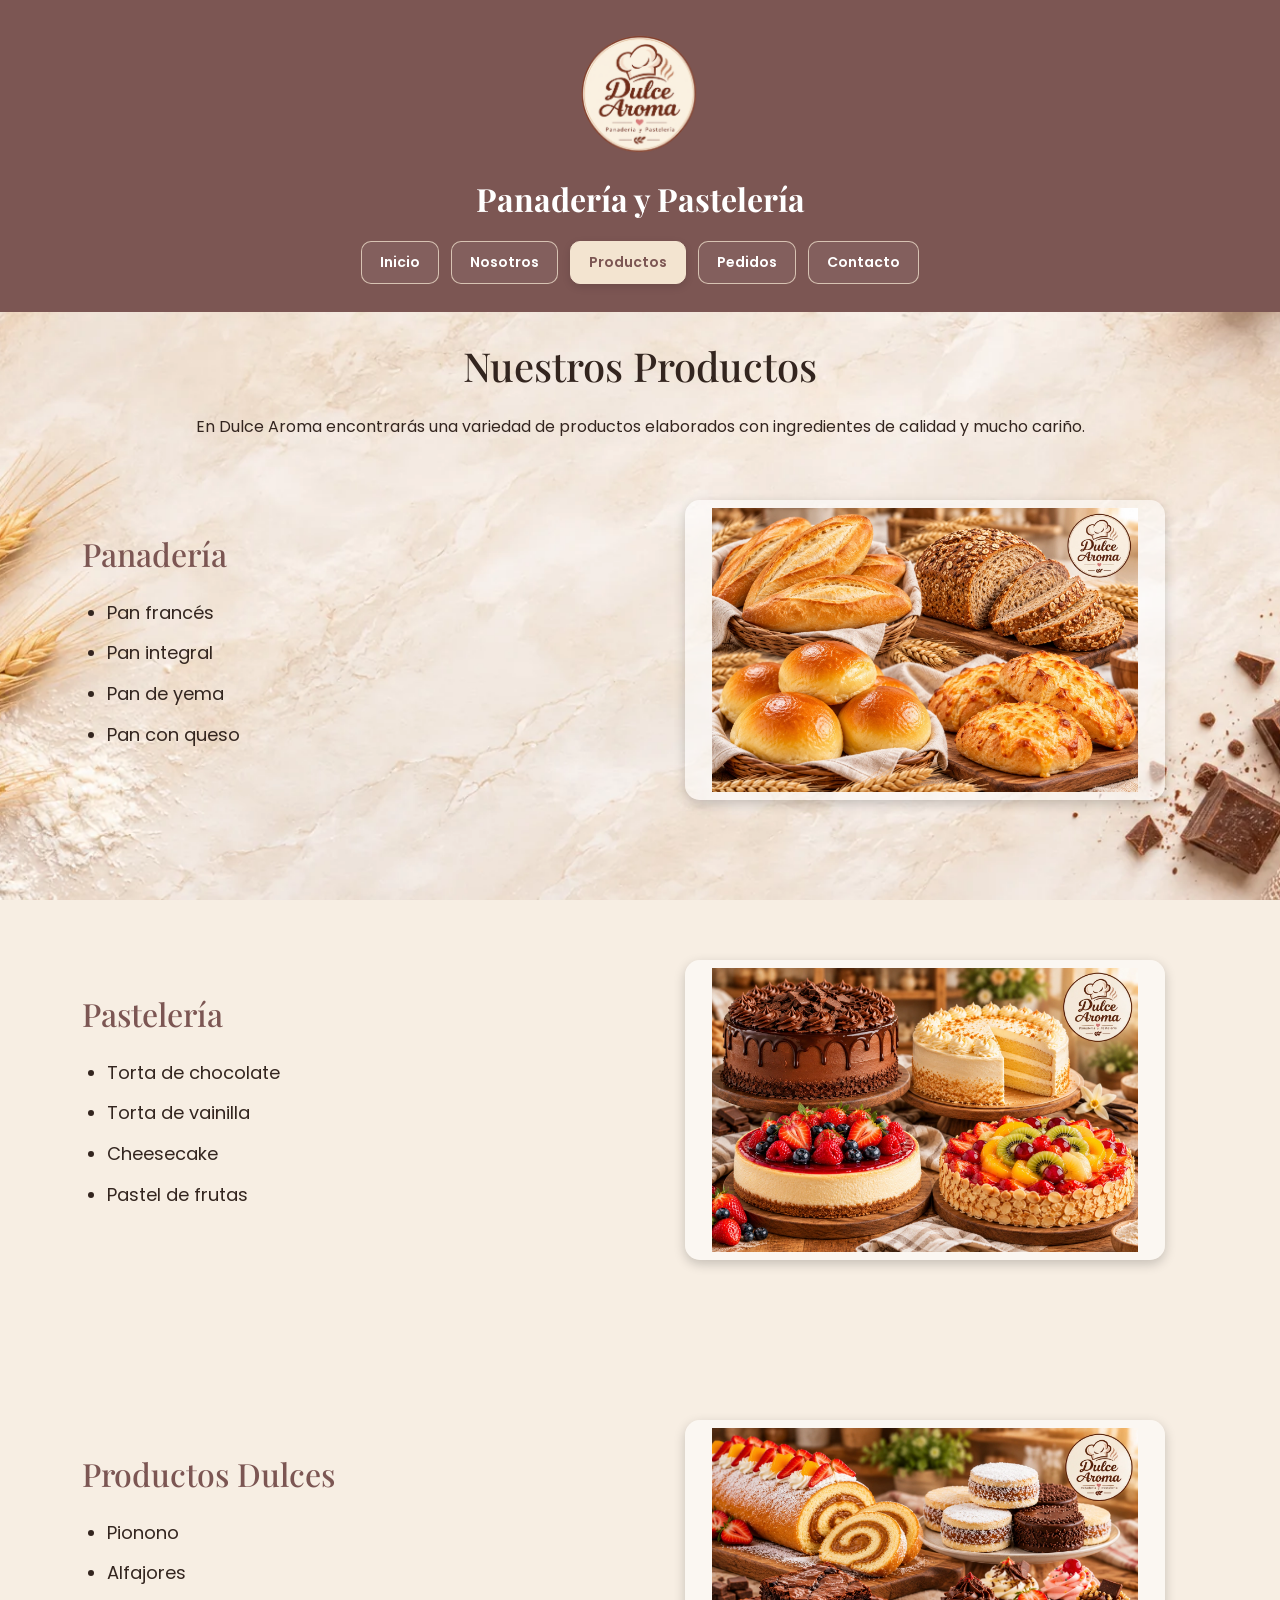
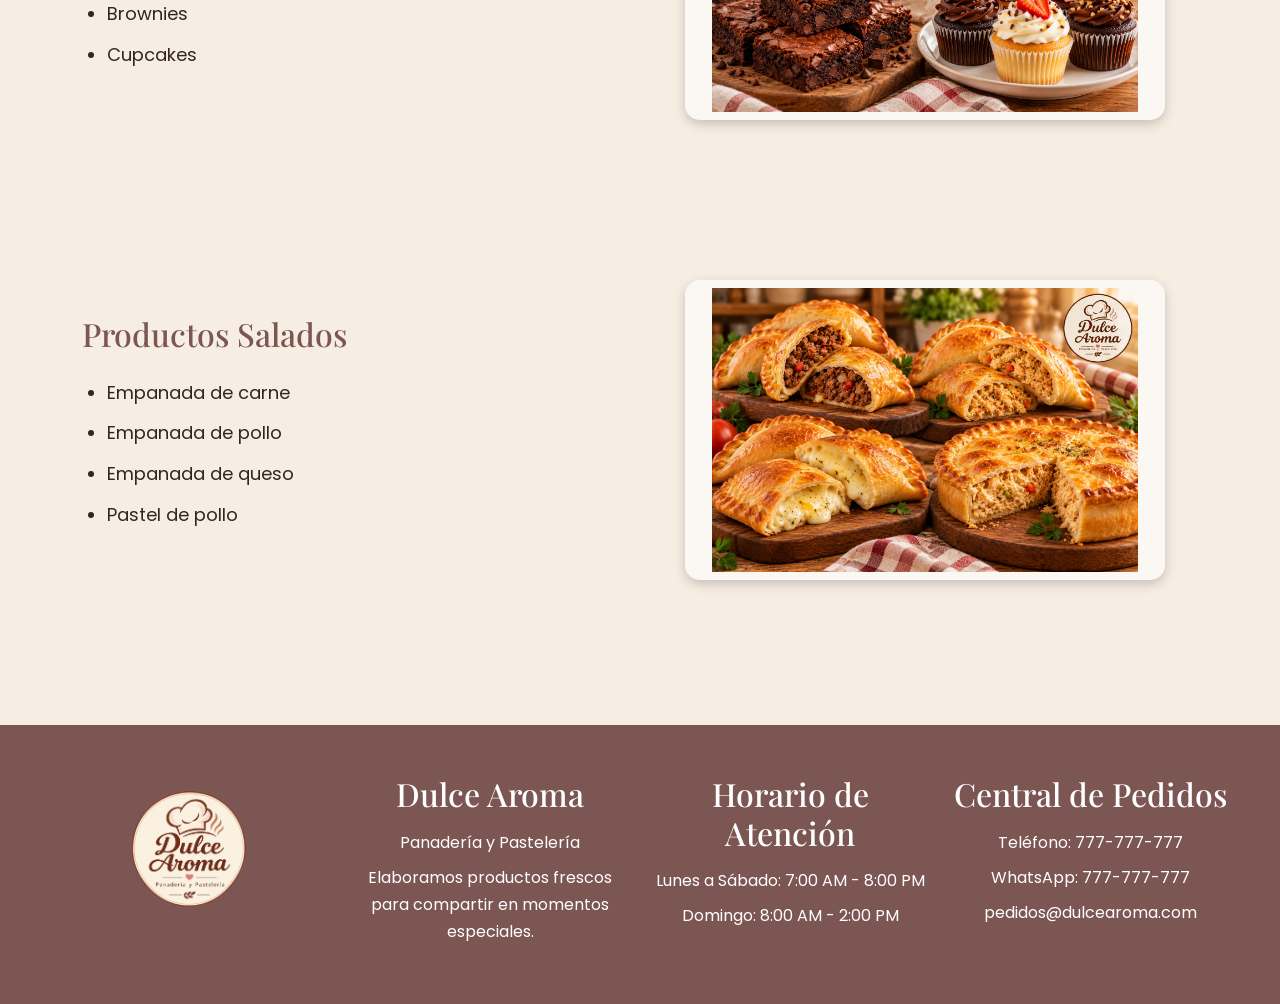
<file: productos.html>
<!DOCTYPE html>
<html lang="es">

<head>
    <meta charset="UTF-8">
    <meta name="viewport" content="width=device-width, initial-scale=1.0">

    <title>Productos | Dulce Aroma</title>

    <meta name="description" content="Explora las categorías de panadería, pastelería, productos dulces y salados de Dulce Aroma.">

    <!-- Bootstrap 5.3.8 -->
    <link href="https://cdn.jsdelivr.net/npm/bootstrap@5.3.8/dist/css/bootstrap.min.css"
        rel="stylesheet">

    <!-- CSS personalizado -->
    <link rel="stylesheet" href="css/styles.css">

    <!-- Fuentes personalizadas -->
    <link rel="preconnect" href="https://fonts.googleapis.com">
    <link rel="preconnect" href="https://fonts.gstatic.com" crossorigin>

    <link href="https://fonts.googleapis.com/css2?family=Playfair+Display:wght@600;700&family=Poppins:wght@400;500;600;700&display=swap"
        rel="stylesheet">

</head>

<body>

    <!-- ENLACE PARA SALTAR AL CONTENIDO -->
    <a href="#contenidoPrincipal" class="visually-hidden-focusable">
        Saltar al contenido principal
    </a>


    <!-- HEADER -->
    <header>

        <img src="img/logo.webp"
            alt="Logotipo de Dulce Aroma">

        <p class="header-subtitle">Panadería y Pastelería</p>


        <!-- MENÚ RESPONSIVE BOOTSTRAP -->
        <nav class="navbar navbar-expand-lg navbar-dark"
            aria-label="Navegación principal">

            <div class="container-fluid justify-content-start">

                <button class="navbar-toggler"
                    type="button"
                    data-bs-toggle="collapse"
                    data-bs-target="#menuPrincipal"
                    aria-controls="menuPrincipal"
                    aria-expanded="false"
                    aria-label="Abrir o cerrar el menú de navegación">

                    <span class="navbar-toggler-icon"></span>

                </button>


                <div class="collapse navbar-collapse justify-content-center"
                    id="menuPrincipal">

                    <ul class="navbar-nav">

                        <li class="nav-item">
                            <a class="nav-link" href="index.html">
                                Inicio
                            </a>
                        </li>

                        <li class="nav-item">
                            <a class="nav-link" href="nosotros.html">
                                Nosotros
                            </a>
                        </li>

                        <li class="nav-item">
                            <a class="nav-link active"
                                href="productos.html"
                                aria-current="page">
                                Productos
                            </a>
                        </li>

                        <li class="nav-item">
                            <a class="nav-link" href="pedidos.html">
                                Pedidos
                            </a>
                        </li>

                        <li class="nav-item">
                            <a class="nav-link" href="contacto.html">
                                Contacto
                            </a>
                        </li>

                    </ul>

                </div>

            </div>

        </nav>

    </header>


    <!-- CONTENIDO PRINCIPAL -->
    <main id="contenidoPrincipal" tabindex="-1">

        <div class="container-fluid">

            <h1 id="tituloProductos">Nuestros Productos</h1>

            <p class="text-center">
                En Dulce Aroma encontrarás una variedad de productos
                elaborados con ingredientes de calidad y mucho cariño.
            </p>


            <!-- PANADERÍA -->
            <section class="producto-categoria"
                aria-labelledby="tituloPanaderia">

                <div class="row align-items-center g-4">

                    <div class="col-12 col-md-6 producto-texto">

                        <h2 id="tituloPanaderia">Panadería</h2>

                        <ul>
                            <li>Pan francés</li>
                            <li>Pan integral</li>
                            <li>Pan de yema</li>
                            <li>Pan con queso</li>
                        </ul>

                    </div>


                    <div class="col-12 col-md-6 producto-imagen">

                        <img src="img/PRODUCTOS/productos1.webp"
                            alt="Variedad de panes de Dulce Aroma"
                            loading="lazy"
                            decoding="async">

                    </div>

                </div>

            </section>


            <!-- PASTELERÍA -->
            <section class="producto-categoria"
                aria-labelledby="tituloPasteleria">

                <div class="row align-items-center g-4">

                    <div class="col-12 col-md-6 producto-texto">

                        <h2 id="tituloPasteleria">Pastelería</h2>

                        <ul>
                            <li>Torta de chocolate</li>
                            <li>Torta de vainilla</li>
                            <li>Cheesecake</li>
                            <li>Pastel de frutas</li>
                        </ul>

                    </div>


                    <div class="col-12 col-md-6 producto-imagen">

                        <img src="img/PRODUCTOS/productos2.webp"
                            alt="Variedad de tortas y pasteles"
                            loading="lazy"
                            decoding="async">

                    </div>

                </div>

            </section>


            <!-- PRODUCTOS DULCES -->
            <section class="producto-categoria"
                aria-labelledby="tituloProductosDulces">

                <div class="row align-items-center g-4">

                    <div class="col-12 col-md-6 producto-texto">

                        <h2 id="tituloProductosDulces">
                            Productos Dulces
                        </h2>

                        <ul>
                            <li>Pionono</li>
                            <li>Alfajores</li>
                            <li>Brownies</li>
                            <li>Cupcakes</li>
                        </ul>

                    </div>


                    <div class="col-12 col-md-6 producto-imagen">

                        <img src="img/PRODUCTOS/productos3.webp"
                            alt="Pionono, alfajores, brownies y cupcakes"
                            loading="lazy"
                            decoding="async">

                    </div>

                </div>

            </section>


            <!-- PRODUCTOS SALADOS -->
            <section class="producto-categoria"
                aria-labelledby="tituloProductosSalados">

                <div class="row align-items-center g-4">

                    <div class="col-12 col-md-6 producto-texto">

                        <h2 id="tituloProductosSalados">
                            Productos Salados
                        </h2>

                        <ul>
                            <li>Empanada de carne</li>
                            <li>Empanada de pollo</li>
                            <li>Empanada de queso</li>
                            <li>Pastel de pollo</li>
                        </ul>

                    </div>


                    <div class="col-12 col-md-6 producto-imagen">

                        <img src="img/PRODUCTOS/productos4.webp"
                            alt="Empanadas y pastel de pollo"
                            loading="lazy"
                            decoding="async">

                    </div>

                </div>

            </section>

        </div>

    </main>


    <!-- FOOTER -->
    <footer aria-label="Información de Dulce Aroma">

        <div class="container-fluid">

            <div class="row g-4">


                <div class="col-12 col-sm-6 col-lg-3 footer-col">

                    <img src="img/logo.webp"
                        alt="Logotipo de Dulce Aroma"
                        loading="lazy"
                        decoding="async">

                </div>


                <div class="col-12 col-sm-6 col-lg-3 footer-col">

                    <h2>Dulce Aroma</h2>

                    <p>Panadería y Pastelería</p>

                    <p>
                        Elaboramos productos frescos
                        <br>
                        para compartir en momentos especiales.
                    </p>

                </div>


                <div class="col-12 col-sm-6 col-lg-3 footer-col">

                    <h2>Horario de Atención</h2>

                    <p>Lunes a Sábado: 7:00 AM - 8:00 PM</p>

                    <p>Domingo: 8:00 AM - 2:00 PM</p>

                </div>


                <div class="col-12 col-sm-6 col-lg-3 footer-col">

                    <h2>Central de Pedidos</h2>

                    <p>
                        Teléfono:
                        <a href="tel:+51777777777">
                            777-777-777
                        </a>
                    </p>

                    <p>
                        WhatsApp:
                        <a href="https://wa.me/51777777777"
                            target="_blank"
                            rel="noopener noreferrer">
                            777-777-777
                        </a>
                    </p>

                    <p>
                        <a href="mailto:pedidos@dulcearoma.com">
                            pedidos@dulcearoma.com
                        </a>
                    </p>

                </div>


            </div>

        </div>

    </footer>


    <!-- BOOTSTRAP JAVASCRIPT -->
    <script src="https://cdn.jsdelivr.net/npm/bootstrap@5.3.8/dist/js/bootstrap.bundle.min.js"></script>

</body>
</html>
</file>
<file: css/styles.css>
/* =========================================================
   1. CONFIGURACIÓN GENERAL
========================================================= */

* {
    box-sizing: border-box;
}

html {
    width: 100%;
    overflow-x: hidden;
    overflow-x: clip;
}

body {
    width: 100%;
    margin: 0;
    overflow-x: hidden;
    overflow-x: clip;

    font-family: "Poppins", sans-serif;

    /* Fondo artesanal optimizado */
    background-color: #F7EEE3;
    background-image: url("../img/fondo5.webp");
    background-size: cover;
    background-position: center;
    background-repeat: no-repeat;
    background-attachment: fixed;

    color: #33251F;
}

h1,
h2,
h3 {
    font-family: "Playfair Display", serif;
}

img {
    max-width: 100%;
}


/* =========================================================
   2. HEADER
========================================================= */

header {
    background-color: #7C5653;
    color: #FFFFFF;
    text-align: center;
    padding: 20px;
}

header > img {
    display: block;
    width: 150px;
    max-width: 100%;
    height: auto;
    margin: 0 auto;

    animation: aparecerLogo 1s ease both;
}

/* Título principal de Inicio */

header h1 {
    color: #FFFFFF;
    margin: 10px 0 5px;
}

/* Subtítulo del encabezado en las demás páginas */

header .header-subtitle {
    color: #FFFFFF;
    font-family: "Playfair Display", serif;
    font-size: 2em;
    font-weight: 700;
    line-height: 1.2;
    margin: 10px 0 5px;
}


/* =========================================================
   3. MENÚ DE NAVEGACIÓN - BOOTSTRAP
========================================================= */

header .navbar {
    margin-top: 15px;
    padding: 8px 0;
}

header .navbar .container-fluid {
    justify-content: flex-start;
}

header .navbar-toggler {
    border-color: rgba(255, 255, 255, 0.6);
}

header .navbar-toggler:focus {
    box-shadow: 0 0 0 0.2rem rgba(255, 255, 255, 0.25);
}

header .navbar-nav {
    gap: 12px;
}

header .navbar.navbar-dark .navbar-nav .nav-link {
    display: flex;
    justify-content: center;
    align-items: center;

    min-height: 43px;
    padding: 9px 18px;
    margin: 0;

    border: 1px solid rgba(243, 228, 208, 0.75);
    border-radius: 10px;

    background-color: rgba(255, 255, 255, 0.06);
    color: #FFFFFF;

    font-family: "Poppins", sans-serif;
    font-size: 14px;
    font-weight: 600;

    text-decoration: none;

    transition:
        background-color 0.3s ease,
        color 0.3s ease,
        border-color 0.3s ease,
        box-shadow 0.3s ease;
}

header .navbar.navbar-dark .navbar-nav .nav-link.active {
    background-color: #F3E4D0;
    border-color: #F3E4D0;
    color: #7C5653;

    box-shadow: 0 3px 8px rgba(0, 0, 0, 0.12);
}


/* =========================================================
   4. CONTENIDO PRINCIPAL
========================================================= */

main {
    width: 100%;
    max-width: 1400px;
    margin: 0 auto;
    padding: 30px 40px;
}

main h1 {
    text-align: center;
    color: #33251F;
    margin-bottom: 25px;

    animation: aparecerTitulo 0.8s ease both;
}

main > p {
    line-height: 1.7;
}


/* =========================================================
   5. SLIDER / CARRUSEL DE INICIO
========================================================= */

.slider {
    position: relative;

    width: 100vw;
    height: 700px;

    margin-left: calc(50% - 50vw);
    margin-bottom: 70px;

    overflow: hidden;
}

.imagenes {
    display: flex;

    width: 400%;
    height: 100%;

    animation: cambiar 20s infinite;
    will-change: transform;
}

.imagenes img {
    display: block;

    flex: 0 0 25%;
    width: 25%;
    height: 100%;

    max-width: none;

    object-fit: cover;
}

.slider > button {
    z-index: 2;
}


/* =========================================================
   6. CATEGORÍAS DE INICIO
========================================================= */

.categorias {
    display: block;
    width: 100%;

    margin-bottom: 70px;
}

.categorias > h2 {
    text-align: center;
    color: #7C5653;

    margin-bottom: 35px;
}

.categorias article {
    min-width: 0;

    background-color: transparent;

    padding: 0 12px;
    margin: 0;

    text-align: center;

    animation: aparecerCategoria 0.8s ease both;

    transition:
        transform 0.3s ease,
        filter 0.3s ease;
}

.categorias article:nth-of-type(2) {
    animation-delay: 0.10s;
}

.categorias article:nth-of-type(3) {
    animation-delay: 0.20s;
}

.categorias article:nth-of-type(4) {
    animation-delay: 0.30s;
}

.categorias article h3 {
    color: #7C5653;
    margin-bottom: 20px;
}

.categorias article img {
    display: block;

    width: 100%;
    height: 280px;

    object-fit: cover;

    border-radius: 15px;

    box-shadow: 0 4px 10px rgba(0, 0, 0, 0.20);

    transition:
        transform 0.4s ease,
        filter 0.4s ease;
}

.categorias article p {
    margin-top: 18px;
    line-height: 1.7;
}

.categorias article a {
    font-family: "Poppins", sans-serif;

    transition:
        background-color 0.3s ease,
        color 0.3s ease,
        transform 0.3s ease;
}


/* =========================================================
   7. PRODUCTOS DESTACADOS
========================================================= */

.productos-destacados {
    display: block;
    width: 100%;
    margin-bottom: 70px;
}

.productos-destacados > h2 {
    text-align: center;
    color: #7C5653;
    margin-bottom: 35px;
}


/* =========================================================
   8. PÁGINA NOSOTROS
========================================================= */

.nosotros-bloque {
    display: block;

    width: 100%;
    max-width: 1200px;

    margin: 0 auto 70px;
    padding: 30px;

    animation: deslizarBloque 0.9s ease both;
}

.nosotros-bloque:nth-of-type(3) {
    animation-delay: 0.10s;
}

.nosotros-bloque:nth-of-type(4) {
    animation-delay: 0.20s;
}

.nosotros-bloque:nth-of-type(5) {
    animation-delay: 0.30s;
}

.nosotros-bloque:nth-of-type(6) {
    animation-delay: 0.40s;
}

.nosotros-texto {
    text-align: left;
}

.nosotros-texto h2 {
    color: #7C5653;
    margin-bottom: 20px;
}

.nosotros-texto p {
    font-size: 18px;
    line-height: 1.7;
}

.nosotros-texto ul {
    line-height: 1.8;
}

/* Imágenes de Nosotros */

.nosotros-imagen img {
    display: block;

    width: 100%;
    height: 350px;

    object-fit: cover;

    border-radius: 20px;

    animation: aparecerImagen 1s ease;
}


/* =========================================================
   9. PÁGINA PRODUCTOS
========================================================= */

.producto-categoria {
    display: block;

    width: 100%;
    max-width: 1200px;

    margin: 0 auto 70px;
    padding: 30px;
}

.producto-texto {
    text-align: left;
}

.producto-texto h2 {
    color: #7C5653;
    margin-bottom: 25px;
}

.producto-texto ul {
    padding-left: 25px;
}

.producto-texto li {
    font-size: 18px;
    margin-bottom: 10px;
    line-height: 1.7;
}

/* Bootstrap controla el ancho mediante .col-md-6 */

.producto-imagen {
    display: flex;

    justify-content: center;
    align-items: center;

    min-width: 0;
    padding: 15px;
}

/* Imágenes de Productos */

.producto-imagen img {
    display: block;

    width: 100%;
    max-width: 480px;

    height: auto;
    max-height: 300px;

    padding: 8px;

    object-fit: contain;
    object-position: center;

    background-color: rgba(255, 255, 255, 0.55);

    border-radius: 15px;

    animation: aparecerImagen 1s ease;
}


/* =========================================================
   10. SOMBREADO UNIFICADO DE IMÁGENES
========================================================= */

.nosotros-imagen img,
.producto-imagen img {

    box-shadow: 0 4px 12px rgba(0, 0, 0, 0.20);

    transition:
        transform 0.4s ease,
        box-shadow 0.4s ease;
}


/* =========================================================
   11. PEDIDOS Y CONTACTO
========================================================= */

main > section {
    margin-bottom: 50px;
}

main > section > h2 {
    text-align: center;
    color: #7C5653;
    margin-bottom: 25px;
}

/* Formularios */

main form {
    width: 100%;
    max-width: 700px;

    margin: 0 auto;
    padding: 30px;

    background-color: rgba(255, 255, 255, 0.82);

    border-radius: 15px;

    box-shadow: 0 4px 12px rgba(0, 0, 0, 0.12);

    animation: entradaFormulario 0.8s ease both;
}

main form label {
    display: inline-block;

    margin-bottom: 8px;

    font-family: "Poppins", sans-serif;
    font-weight: 600;
}

main form input,
main form select,
main form textarea {
    width: 100%;
    max-width: 100%;

    padding: 10px;

    border: 1px solid #B9A29A;
    border-radius: 7px;

    font-family: "Poppins", sans-serif;
    font-size: 15px;
}

main form textarea {
    resize: vertical;
}

main form input:focus,
main form select:focus,
main form textarea:focus {
    outline: none;

    border-color: #7C5653;

    box-shadow: 0 0 0 3px rgba(124, 86, 83, 0.15);
}

main form .form-text {
    color: #66534D;
    margin-top: 6px;
}

.pedido-seccion + .pedido-seccion {
    margin-top: 30px;
    padding-top: 25px;

    border-top: 1px solid rgba(124, 86, 83, 0.25);
}

.pedido-seccion h2 {
    color: #7C5653;
    text-align: center;

    margin-bottom: 25px;
}

main form button,
main form .btn-pedido {
    display: block;

    width: fit-content;
    min-width: 180px;

    margin: 25px auto 0;
    padding: 12px 25px;

    border: none;
    border-radius: 8px;

    background-color: #7C5653;
    color: #FFFFFF;

    font-family: "Poppins", sans-serif;
    font-size: 15px;
    font-weight: 600;

    cursor: pointer;

    transition:
        background-color 0.3s ease,
        color 0.3s ease,
        transform 0.3s ease,
        box-shadow 0.3s ease;
}

main > section p {
    line-height: 1.7;
}

main > section a {
    color: #7C5653;
    overflow-wrap: anywhere;

    transition: color 0.3s ease;
}

main > section a:hover {
    color: #5E3E3B;
}


/* =========================================================
   12. FOOTER
========================================================= */

footer {
    display: block;

    width: 100%;

    background-color: #7C5653;
    color: #FFFFFF;

    padding: 50px 40px;
}

footer h2,
footer h3 {
    color: #FFFFFF;
    margin-bottom: 15px;
}

footer p {
    margin: 8px 0;
    line-height: 1.7;
}

footer img {
    display: block;

    width: 150px;
    height: auto;

    margin: 0 auto;
}

footer a {
    color: #FFFFFF;

    text-decoration: none;
    overflow-wrap: anywhere;

    transition: color 0.3s ease;
}

footer a:hover {
    color: #F3E4D0;
    text-decoration: underline;
}

.footer-col {
    text-align: center;
}


/* =========================================================
   13. ANIMACIONES CSS
========================================================= */

/* Animación 1: movimiento del carrusel */

@keyframes cambiar {

    0%, 20% {
        transform: translateX(0);
    }

    25%, 45% {
        transform: translateX(-25%);
    }

    50%, 70% {
        transform: translateX(-50%);
    }

    75%, 95% {
        transform: translateX(-75%);
    }

    100% {
        transform: translateX(0);
    }
}

/* Animación 2: aparición del logotipo */

@keyframes aparecerLogo {

    from {
        opacity: 0;
        transform: translateY(-20px);
    }

    to {
        opacity: 1;
        transform: translateY(0);
    }
}

/* Animación 3: aparición de los títulos */

@keyframes aparecerTitulo {

    from {
        opacity: 0;
        transform: translateY(20px);
    }

    to {
        opacity: 1;
        transform: translateY(0);
    }
}

/* Animación 4: aparición de las categorías */

@keyframes aparecerCategoria {

    from {
        opacity: 0;
        transform: translateY(25px);
    }

    to {
        opacity: 1;
        transform: translateY(0);
    }
}

/* Animación 5: aparición de las imágenes */

@keyframes aparecerImagen {

    from {
        opacity: 0;
        transform: scale(0.96);
    }

    to {
        opacity: 1;
        transform: scale(1);
    }
}

/* Animación 6: movimiento del botón */

@keyframes resaltarBoton {

    from {
        transform: translateY(0);
    }

    to {
        transform: translateY(-3px);
    }
}

/* Animación 7: desplazamiento de los bloques de Nosotros */

@keyframes deslizarBloque {

    from {
        opacity: 0;
        transform: translateX(-25px);
    }

    to {
        opacity: 1;
        transform: translateX(0);
    }
}

/* Animación 8: aparición del formulario */

@keyframes entradaFormulario {

    from {
        opacity: 0;
        transform: translateY(25px);
    }

    to {
        opacity: 1;
        transform: translateY(0);
    }
}

/* Animación 9: elevación de las tarjetas de categorías */

@keyframes elevarCategoria {

    from {
        transform: translateY(0);
        filter: drop-shadow(0 0 0 rgba(0, 0, 0, 0));
    }

    to {
        transform: translateY(-6px);
        filter: drop-shadow(0 6px 8px rgba(0, 0, 0, 0.18));
    }
}

/* Animación 10: movimiento de los botones del menú */

@keyframes animacionMenu {

    0% {
        transform: translateY(0) scale(1);
    }

    65% {
        transform: translateY(-4px) scale(1.04);
    }

    100% {
        transform: translateY(-2px) scale(1.02);
    }
}


/* =========================================================
   14. EFECTOS INTERACTIVOS
========================================================= */

@media (hover: hover) and (pointer: fine) {

    /* Animación del menú */

    header .navbar.navbar-dark .navbar-nav .nav-link:hover {
        background-color: #F3E4D0;
        border-color: #F3E4D0;
        color: #7C5653;

        animation: animacionMenu 0.3s ease both;

        box-shadow: 0 5px 12px rgba(0, 0, 0, 0.18);
    }

    /* Elevación de las categorías */

    .categorias article:hover {
        animation: elevarCategoria 0.35s ease both;
    }

    /* Zoom de las imágenes de las categorías */

    .categorias article img:hover {
        transform: scale(1.04);
        filter: brightness(1.04);
    }

    /* Sombreado y movimiento compartido de imágenes */

    .nosotros-imagen img:hover,
    .producto-imagen img:hover {

        transform: translateY(-6px) scale(1.02);

        box-shadow: 0 10px 20px rgba(0, 0, 0, 0.25);
    }

    /* Efecto de los enlaces de categoría */

    .categorias article a:hover {
        transform: translateY(-2px);
    }

    /* Efecto de los botones de formularios */

    main form button:hover,
    main form .btn-pedido:hover {
        background-color: #5E3E3B;
        color: #FFFFFF;

        animation: resaltarBoton 0.3s ease both;

        box-shadow: 0 4px 10px rgba(0, 0, 0, 0.18);
    }

}


/* =========================================================
   15. ACCESIBILIDAD Y FOCUS
========================================================= */

a:focus-visible,
button:focus-visible,
input:focus-visible,
select:focus-visible,
textarea:focus-visible {
    outline: 3px solid #C18C55;
    outline-offset: 3px;
}

main:focus-visible {
    outline: 3px solid #C18C55;
    outline-offset: 3px;
}


/* =========================================================
   16. RESPONSIVE - TABLETS
========================================================= */

@media (max-width: 1024px) {

    main {
        padding: 30px;
    }

    .slider {
        height: 550px;
    }

    .categorias article img {
        height: 250px;
    }

    .nosotros-bloque,
    .producto-categoria {
        padding: 20px;
    }

    .nosotros-imagen img {
        height: 320px;
    }

    footer {
        padding: 40px 25px;
    }

}


/* =========================================================
   17. RESPONSIVE - MENÚ
========================================================= */

@media (max-width: 991.98px) {

    header .navbar .container-fluid {
        justify-content: flex-start;
    }

    header .navbar-collapse {
        width: 100%;
        text-align: left;
    }

    header .navbar-nav {
        align-items: flex-start;
        gap: 9px;
        padding-top: 15px;
    }

    header .navbar .nav-item {
        width: 100%;
    }

    header .navbar.navbar-dark .navbar-nav .nav-link {
        width: 100%;
        max-width: 260px;
        justify-content: flex-start;

        margin: 0;
        padding: 9px 15px;
    }

}


/* =========================================================
   18. RESPONSIVE - CELULARES
========================================================= */

@media (max-width: 768px) {

    body {
        background-attachment: scroll;
    }

    header {
        padding: 15px;
    }

    header > img {
        width: 120px;
    }

    header h1,
    header .header-subtitle {
        font-size: 24px;
    }

    main {
        padding: 20px;
    }

    main h1 {
        font-size: 28px;
    }

    .slider {
        height: 400px;
        margin-bottom: 50px;
    }

    .categorias {
        margin-bottom: 50px;
    }

    .categorias article img {
        height: 300px;
    }

    .nosotros-bloque {
        padding: 15px;
        margin-bottom: 45px;
    }

    .nosotros-texto {
        text-align: left;
    }

    .nosotros-texto h2 {
        text-align: center;
    }

    .nosotros-texto p {
        font-size: 16px;
    }

    .nosotros-imagen img {
        height: 300px;
    }

    .producto-categoria {
        padding: 15px;
        margin-bottom: 45px;
    }

    .producto-texto {
        text-align: left;
    }

    .producto-texto li {
        font-size: 16px;
    }

    .producto-imagen {
        padding: 10px;
    }

    .producto-imagen img {
        max-width: 420px;
        max-height: 250px;
    }

    main form {
        padding: 20px;
    }

    footer {
        padding: 40px 20px;
    }

    footer img {
        width: 120px;
    }

    .footer-col {
        text-align: center;
    }

}


/* =========================================================
   19. ACCESIBILIDAD - MOVIMIENTO REDUCIDO
========================================================= */

@media (prefers-reduced-motion: reduce) {

    *:not(.imagenes),
    *:not(.imagenes)::before,
    *:not(.imagenes)::after {

        scroll-behavior: auto !important;

        animation-duration: 0.01ms !important;
        animation-iteration-count: 1 !important;
        animation-delay: 0s !important;

        transition-duration: 0.01ms !important;
    }

}
</file>
